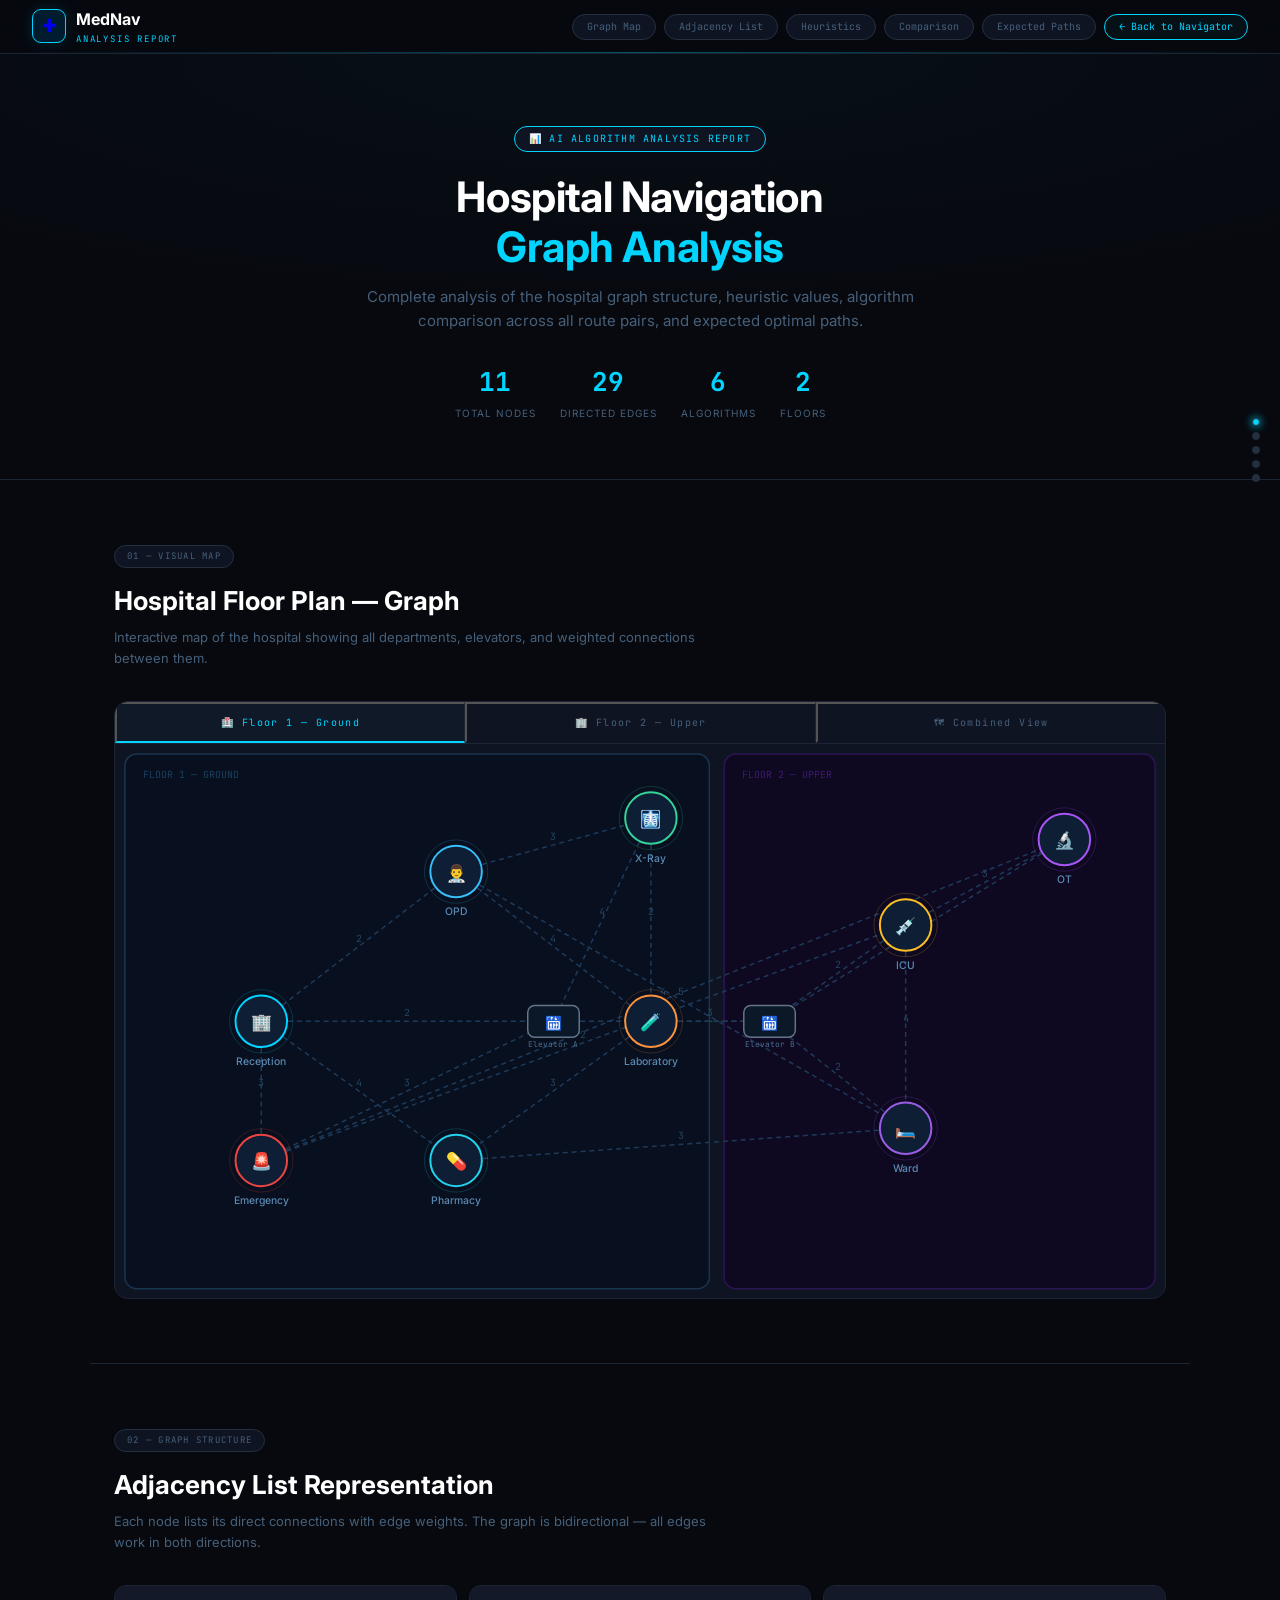
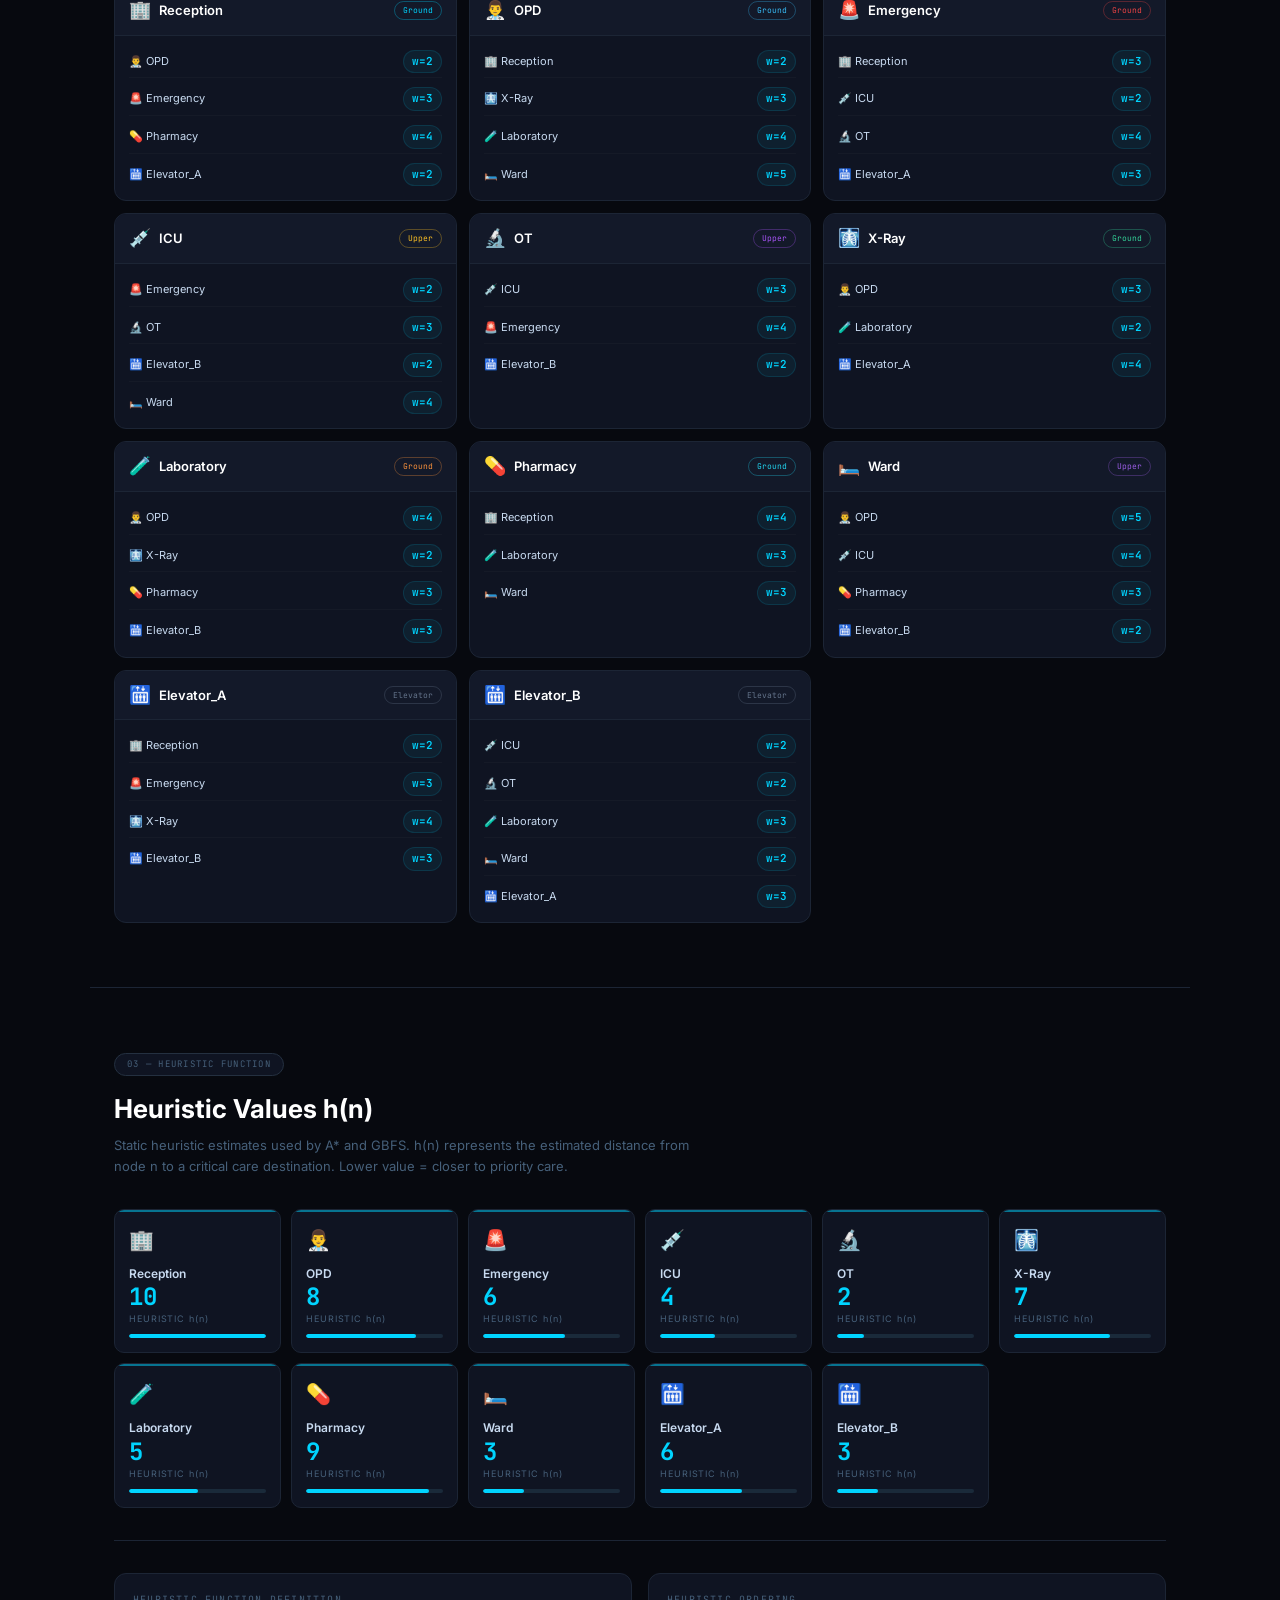
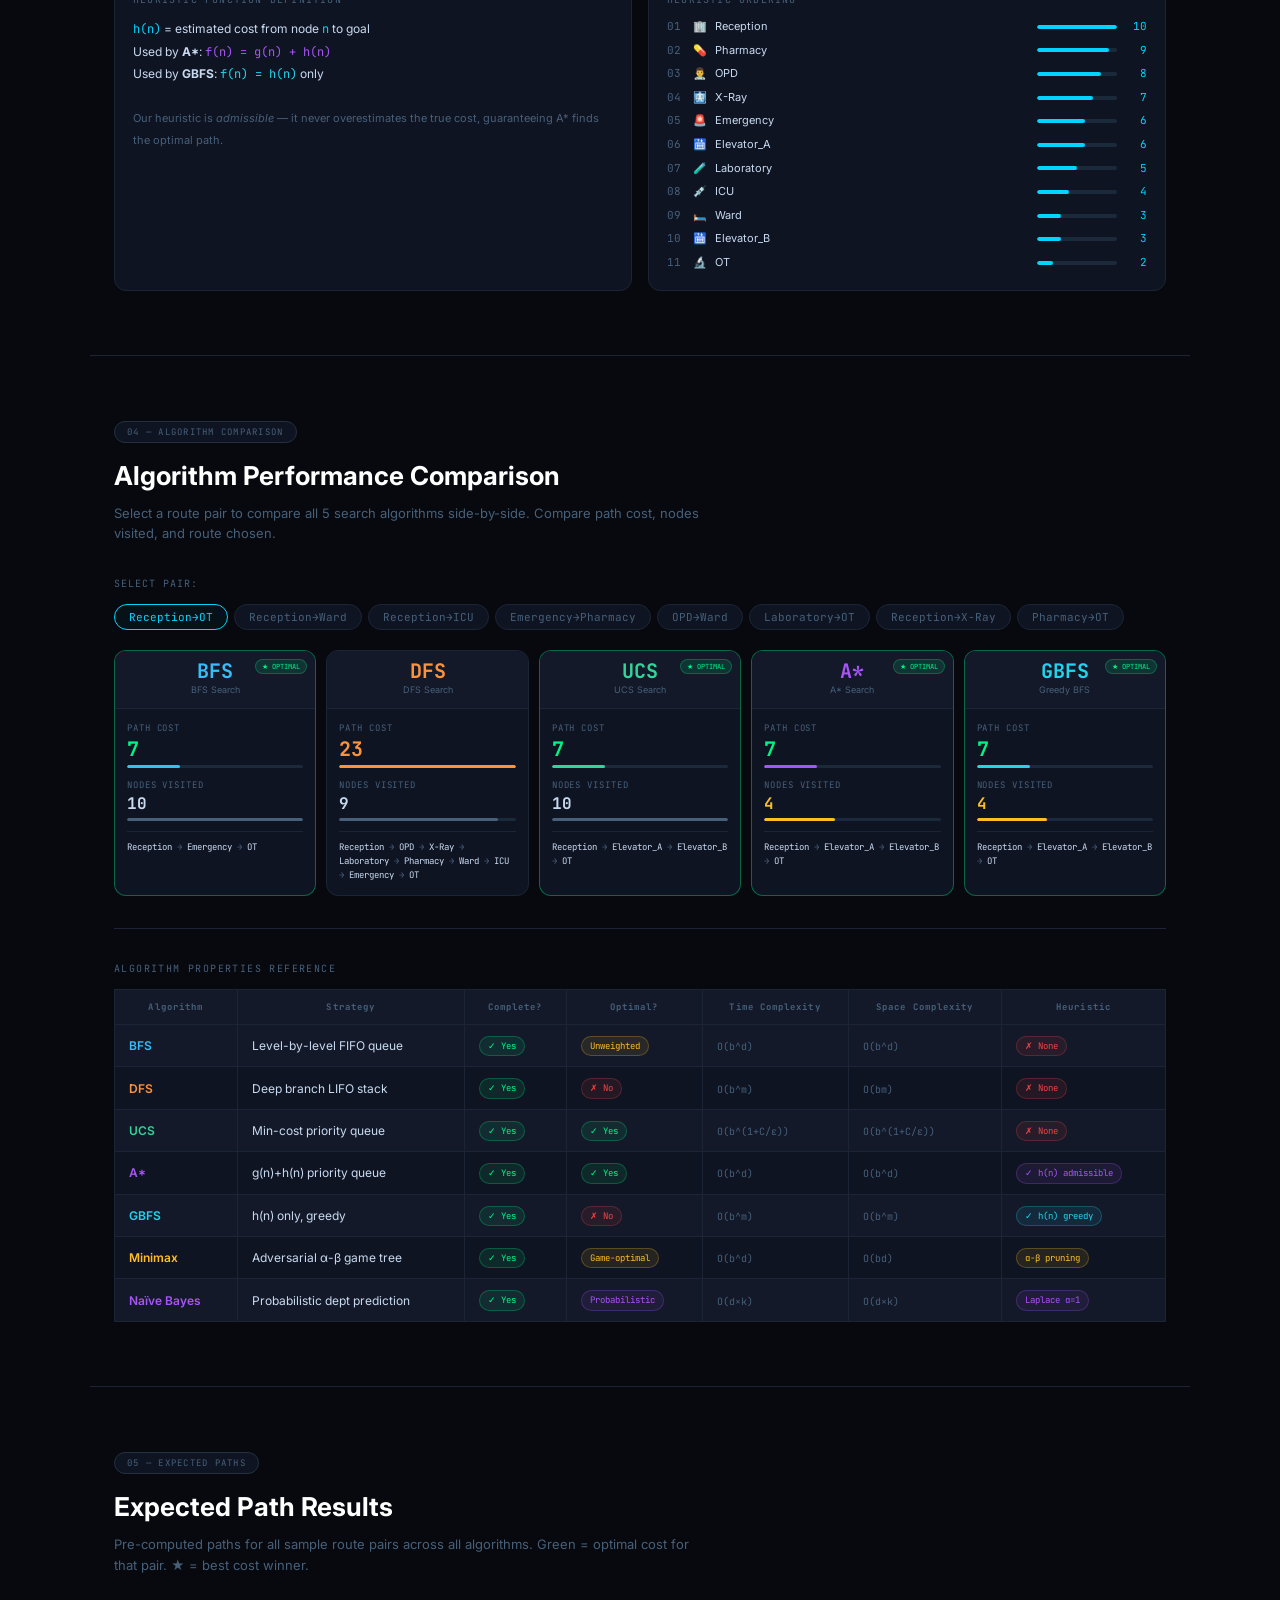
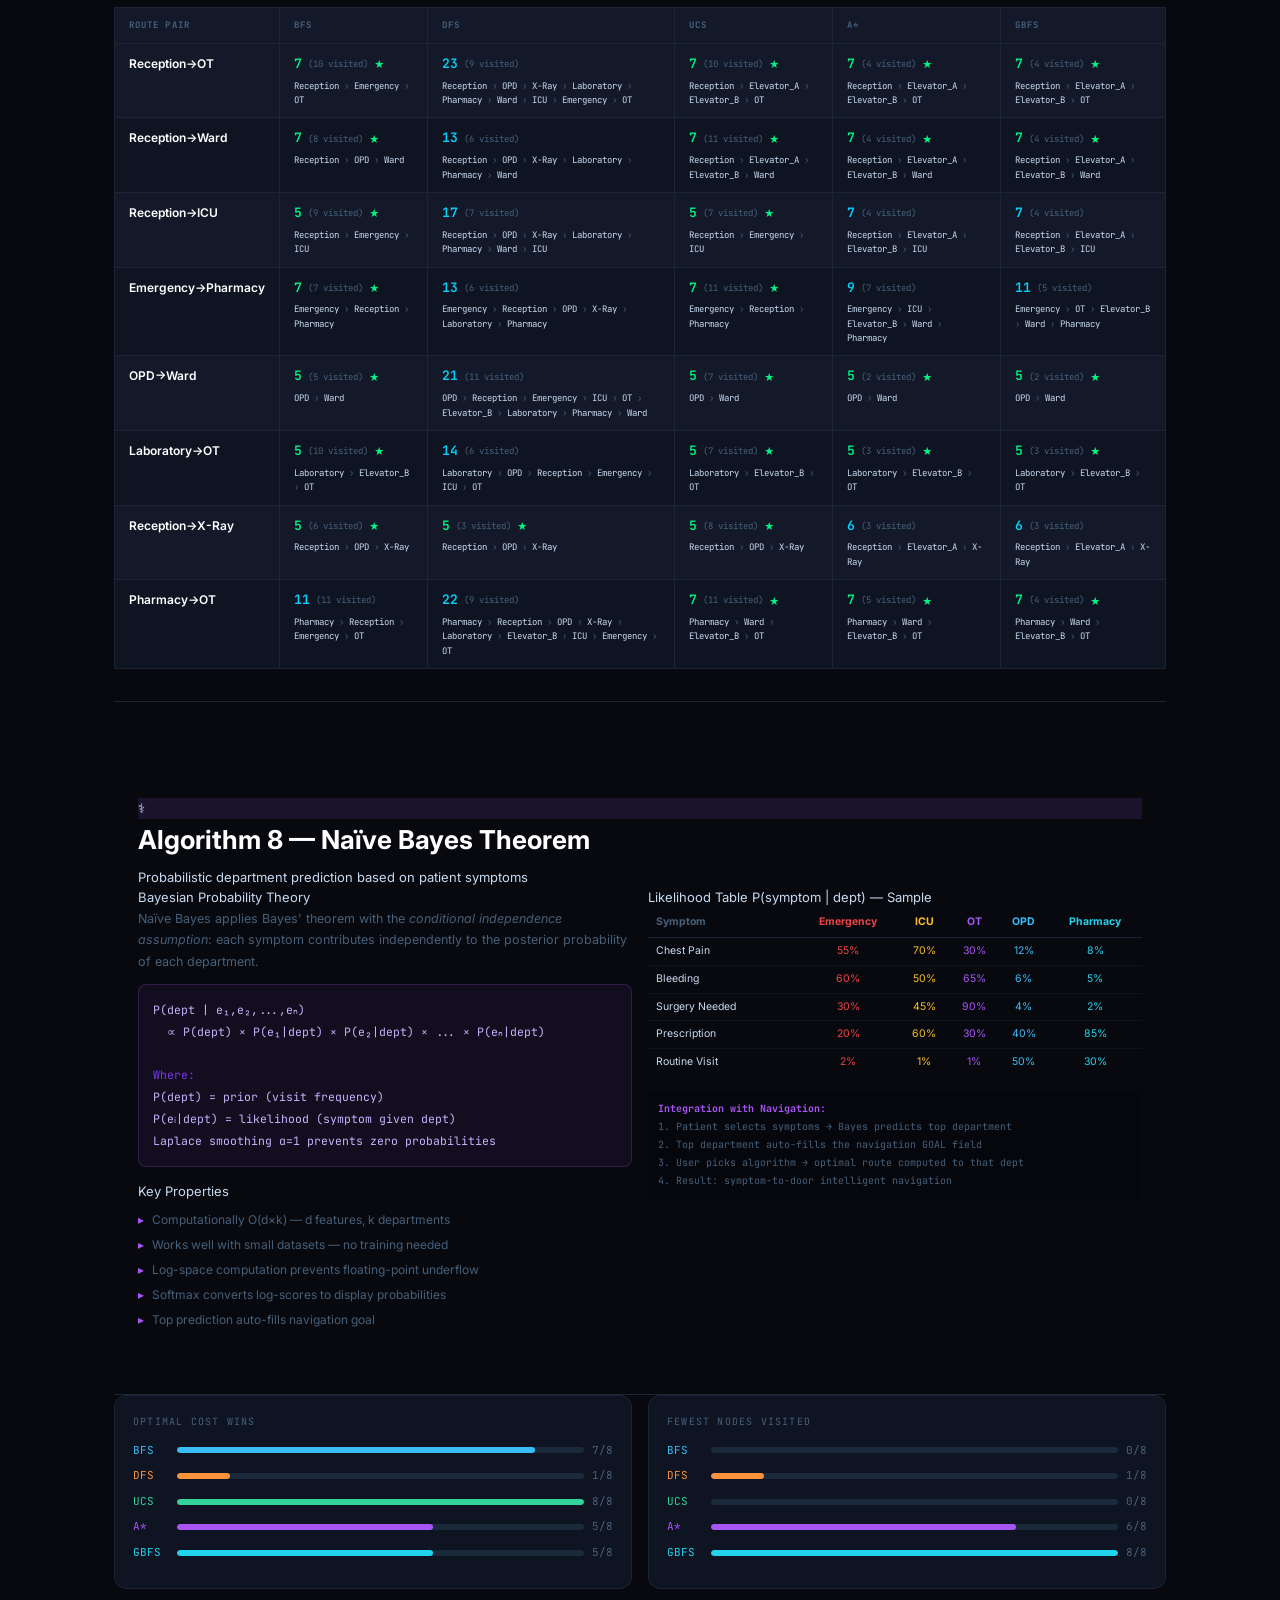
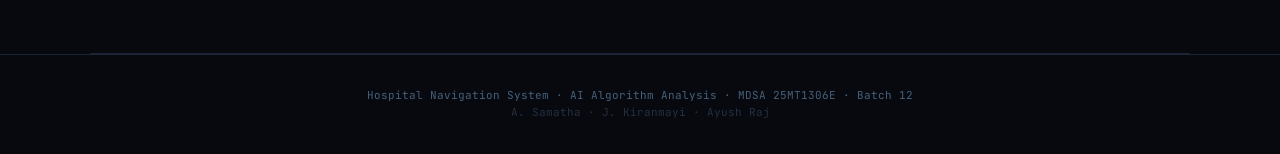
<file: hospital_navigation_system/templates/analysis.html>
<!DOCTYPE html>
<html lang="en">
<head>
<meta charset="UTF-8"/>
<meta name="viewport" content="width=device-width, initial-scale=1.0"/>
<title>MedNav — Algorithm Analysis Report</title>
<link rel="preconnect" href="https://fonts.googleapis.com"/>
<link href="https://fonts.googleapis.com/css2?family=Inter:wght@300;400;500;600;700&family=JetBrains+Mono:wght@400;500;600&display=swap" rel="stylesheet"/>
<style>
/* ══════════════ TOKENS ══════════════ */
:root {
  --bg:      #07090f;
  --panel:   #0b0e1a;
  --card:    #0f1422;
  --card2:   #131929;
  --border:  #1c2535;
  --border2: #243040;
  --text:    #c8daf0;
  --muted:   #46607a;
  --dim:     #1a2a3a;
  --teal:    #00d4ff;
  --green:   #00f585;
  --amber:   #fbbf24;
  --purple:  #a855f7;
  --red:     #ef4444;
  --blue:    #38bdf8;
  --orange:  #fb923c;
  --cyan:    #22d3ee;
  --mono: 'JetBrains Mono', monospace;
  --sans: 'Inter', sans-serif;
}
*, *::before, *::after { box-sizing: border-box; margin: 0; padding: 0; }
html { scroll-behavior: smooth; }
body {
  background: var(--bg); color: var(--text);
  font-family: var(--sans); font-size: 13px; line-height: 1.6;
  overflow-x: hidden;
}

/* ══════════════ HEADER ══════════════ */
.hdr {
  position: sticky; top: 0; z-index: 100;
  background: #07090fee; backdrop-filter: blur(14px);
  border-bottom: 1px solid var(--border);
  display: flex; align-items: center; justify-content: space-between;
  padding: 0 32px; height: 54px;
}
.hdr::after {
  content:''; position:absolute; bottom:0; left:0; right:0; height:1px;
  background: linear-gradient(90deg,transparent,#00d4ff60,transparent);
}
.hdr-logo { display:flex; align-items:center; gap:10px; text-decoration:none; }
.hdr-icon {
  width:34px; height:34px; border:1.5px solid var(--teal); border-radius:9px;
  display:flex; align-items:center; justify-content:center; font-size:18px;
  background:#001c2e; box-shadow:0 0 14px #00d4ff25;
}
.hdr-title { font-size:16px; font-weight:700; color:#fff; }
.hdr-sub   { font-family:var(--mono); font-size:9px; color:var(--teal); letter-spacing:.2em; display:block; }
.hdr-nav { display:flex; align-items:center; gap:8px; }
.hdr-pill {
  background:var(--card); border:1px solid var(--border2); border-radius:20px;
  padding:4px 14px; font-family:var(--mono); font-size:10px; color:var(--muted);
  text-decoration:none; transition:all .18s; cursor:pointer;
}
.hdr-pill:hover { border-color:var(--teal); color:var(--teal); }
.hdr-pill.active { border-color:var(--teal); color:var(--teal); background:#00d4ff0a; }

/* Floating TOC pills */
.toc-float {
  position: fixed; right: 20px; top: 50%; transform: translateY(-50%);
  display: flex; flex-direction: column; gap: 6px; z-index: 99;
}
.toc-dot {
  width: 8px; height: 8px; border-radius: 50%;
  background: var(--border2); border: 1px solid var(--border2);
  cursor: pointer; transition: all .2s; title: '';
}
.toc-dot:hover, .toc-dot.active { background: var(--teal); box-shadow: 0 0 8px var(--teal); }

/* ══════════════ HERO ══════════════ */
.hero {
  text-align: center; padding: 72px 24px 56px;
  background: radial-gradient(ellipse 80% 60% at 50% 0%, #00d4ff08, transparent);
  border-bottom: 1px solid var(--border);
}
.hero-badge {
  display: inline-flex; align-items: center; gap: 6px;
  background: var(--card); border: 1px solid var(--teal);
  border-radius: 20px; padding: 4px 14px;
  font-family: var(--mono); font-size: 10px; color: var(--teal);
  letter-spacing: .12em; margin-bottom: 20px;
}
.hero h1 {
  font-size: clamp(28px, 4vw, 42px); font-weight: 700; color: #fff;
  line-height: 1.2; margin-bottom: 12px; letter-spacing: -.01em;
}
.hero h1 span { color: var(--teal); }
.hero p { font-size: 15px; color: var(--muted); max-width: 560px; margin: 0 auto 28px; }
.hero-meta { display: flex; justify-content: center; gap: 24px; flex-wrap: wrap; }
.hero-stat { text-align: center; }
.hero-stat-val { display: block; font-size: 26px; font-weight: 700; color: var(--teal); font-family: var(--mono); }
.hero-stat-lbl { font-size: 10px; color: var(--muted); letter-spacing: .1em; }

/* ══════════════ SECTIONS ══════════════ */
.section {
  max-width: 1100px; margin: 0 auto; padding: 64px 24px;
  border-bottom: 1px solid var(--border);
}
.section:last-child { border-bottom: none; }
.section-badge {
  display: inline-flex; align-items: center; gap: 6px;
  background: var(--card); border: 1px solid var(--border2);
  border-radius: 20px; padding: 3px 12px;
  font-family: var(--mono); font-size: 9px; color: var(--muted);
  letter-spacing: .14em; margin-bottom: 12px;
}
.section-title {
  font-size: 26px; font-weight: 700; color: #fff; margin-bottom: 6px;
}
.section-subtitle { font-size: 13px; color: var(--muted); margin-bottom: 32px; max-width: 600px; }

/* ══════════════ GRAPH MAP ══════════════ */
.map-container {
  background: var(--card); border: 1px solid var(--border);
  border-radius: 14px; overflow: hidden;
}
.map-floor-tabs {
  display: flex; border-bottom: 1px solid var(--border);
}
.floor-tab {
  flex: 1; padding: 12px; text-align: center;
  font-family: var(--mono); font-size: 10px; letter-spacing: .14em;
  color: var(--muted); cursor: pointer; border-bottom: 2px solid transparent;
  transition: all .18s; background: none; border-right: 1px solid var(--border);
}
.floor-tab:last-child { border-right: none; }
.floor-tab.active { color: var(--teal); border-bottom-color: var(--teal); background: #00d4ff06; }
#analysis-map { width: 100%; display: block; }

/* ══════════════ ADJACENCY LIST ══════════════ */
.adj-grid {
  display: grid; grid-template-columns: repeat(auto-fill, minmax(280px, 1fr));
  gap: 12px;
}
.adj-card {
  background: var(--card); border: 1px solid var(--border);
  border-radius: 12px; overflow: hidden;
}
.adj-card-hdr {
  display: flex; align-items: center; gap: 8px;
  padding: 10px 14px; border-bottom: 1px solid var(--border);
  background: var(--card2);
}
.adj-icon { font-size: 18px; }
.adj-node-name { font-size: 13px; font-weight: 600; color: #fff; flex: 1; }
.adj-floor-badge {
  font-family: var(--mono); font-size: 8px;
  padding: 2px 8px; border-radius: 20px; border: 1px solid;
}
.adj-edges { padding: 10px 14px; display: flex; flex-direction: column; gap: 5px; }
.adj-edge {
  display: flex; align-items: center; justify-content: space-between;
  padding: 4px 0; border-bottom: 1px solid #ffffff06;
}
.adj-edge:last-child { border-bottom: none; }
.adj-edge-name { font-size: 11px; color: var(--text); display: flex; align-items: center; gap: 6px; }
.adj-edge-arrow { color: var(--muted); font-size: 10px; }
.adj-edge-w {
  font-family: var(--mono); font-size: 11px; font-weight: 600; color: var(--teal);
  background: #00d4ff10; border: 1px solid #00d4ff20;
  border-radius: 20px; padding: 2px 8px;
}

/* ══════════════ HEURISTIC TABLE ══════════════ */
.h-grid {
  display: grid; grid-template-columns: repeat(auto-fill, minmax(160px, 1fr));
  gap: 10px;
}
.h-card {
  background: var(--card); border: 1px solid var(--border);
  border-radius: 10px; padding: 14px; position: relative; overflow: hidden;
}
.h-card::before {
  content: '';
  position: absolute; top: 0; left: 0; right: 0; height: 2px;
  background: var(--teal); opacity: .5;
}
.h-node { font-size: 12px; font-weight: 600; color: var(--text); margin-bottom: 2px; }
.h-icon { font-size: 20px; margin-bottom: 8px; }
.h-val {
  font-family: var(--mono); font-size: 24px; font-weight: 700;
  color: var(--teal); line-height: 1;
}
.h-label { font-size: 9px; color: var(--muted); letter-spacing: .1em; margin-top: 3px; }
.h-bar-wrap {
  height: 4px; background: var(--dim); border-radius: 2px;
  margin-top: 8px; overflow: hidden;
}
.h-bar { height: 100%; border-radius: 2px; background: var(--teal); transition: width .8s ease; }

/* ══════════════ ALGORITHM COMPARISON ══════════════ */
.pair-select-row {
  display: flex; align-items: center; gap: 12px; margin-bottom: 20px; flex-wrap: wrap;
}
.pair-label { font-family: var(--mono); font-size: 10px; color: var(--muted); letter-spacing: .1em; }
.pair-btn {
  background: var(--card); border: 1px solid var(--border); border-radius: 20px;
  padding: 5px 14px; font-size: 11px; font-family: var(--mono);
  color: var(--muted); cursor: pointer; transition: all .18s; white-space: nowrap;
}
.pair-btn:hover  { border-color: var(--teal); color: var(--teal); }
.pair-btn.active { border-color: var(--teal); color: var(--teal); background: #00d4ff0a; }

.cmp-grid { display: grid; grid-template-columns: repeat(5,1fr); gap: 10px; }
@media(max-width:900px) { .cmp-grid { grid-template-columns: repeat(3,1fr); } }
@media(max-width:600px) { .cmp-grid { grid-template-columns: 1fr 1fr; } }

.cmp-card {
  background: var(--card); border: 1px solid var(--border);
  border-radius: 12px; overflow: hidden; position: relative;
  transition: transform .18s, box-shadow .18s;
}
.cmp-card:hover { transform: translateY(-3px); box-shadow: 0 8px 32px #00000050; }
.cmp-card.best-cost { border-color: #00f58560; }
.cmp-card.best-cost::after {
  content: '★ OPTIMAL';
  position: absolute; top: 8px; right: 8px;
  font-family: var(--mono); font-size: 7px;
  background: #00f58520; color: var(--green);
  border: 1px solid #00f58540; border-radius: 20px; padding: 1px 6px;
}
.cmp-card.best-visited { border-color: #fbbf2460; }
.cmp-hdr {
  padding: 10px 12px; text-align: center;
  border-bottom: 1px solid var(--border); background: var(--card2);
}
.cmp-abbr { font-family: var(--mono); font-size: 20px; font-weight: 700; line-height: 1; }
.cmp-name { font-size: 9px; color: var(--muted); margin-top: 2px; }
.cmp-body { padding: 12px; }
.cmp-metric { margin-bottom: 10px; }
.cmp-metric-label { font-family: var(--mono); font-size: 9px; color: var(--muted); letter-spacing: .1em; }
.cmp-metric-val {
  font-size: 20px; font-weight: 700; line-height: 1.2;
  margin-top: 2px; font-family: var(--mono);
}
.cmp-bar-wrap { height: 3px; background: var(--dim); border-radius: 2px; margin-top: 4px; overflow: hidden; }
.cmp-bar { height: 100%; border-radius: 2px; transition: width .7s ease; }
.cmp-path {
  font-family: var(--mono); font-size: 9px; color: var(--muted);
  margin-top: 10px; line-height: 1.6; border-top: 1px solid var(--border);
  padding-top: 8px;
}
.cmp-path-node { color: var(--text); }
.cmp-path-arrow { color: var(--muted); }

/* ══════════════ EXPECTED PATH TABLE ══════════════ */
.path-table-wrap { overflow-x: auto; }
.path-table {
  width: 100%; border-collapse: collapse;
  font-size: 12px;
}
.path-table th {
  background: var(--card2); border: 1px solid var(--border);
  padding: 10px 14px; text-align: left;
  font-family: var(--mono); font-size: 9px; color: var(--muted);
  letter-spacing: .12em; white-space: nowrap;
}
.path-table td {
  border: 1px solid var(--border); padding: 10px 14px;
  vertical-align: top;
}
.path-table tr:nth-child(even) td { background: var(--card); }
.path-table tr:nth-child(odd)  td { background: var(--card2); }
.path-table tr:hover td { background: #00d4ff06; }
.td-pair { font-weight: 600; color: #fff; white-space: nowrap; }
.td-algo { font-family: var(--mono); font-size: 10px; }
.td-cost { font-family: var(--mono); color: var(--teal); font-weight: 600; font-size: 13px; }
.td-visited { font-family: var(--mono); color: var(--amber); }
.td-path { font-family: var(--mono); font-size: 9px; color: var(--muted); }
.td-path .pn { color: var(--text); }
.td-opt { font-size: 10px; }
.badge-y { color: var(--green); }
.badge-n { color: var(--red); }
.badge-p { color: var(--purple); }

/* ══════════════ ALGO PROPERTIES TABLE ══════════════ */
.prop-table { width:100%; border-collapse:collapse; font-size:12px; }
.prop-table th {
  background:var(--card2); border:1px solid var(--border);
  padding:10px 14px; font-family:var(--mono); font-size:9px;
  color:var(--muted); letter-spacing:.12em; white-space:nowrap;
}
.prop-table td { border:1px solid var(--border); padding:10px 14px; }
.prop-table tr:nth-child(even) td { background:var(--card); }
.prop-table tr:nth-child(odd)  td { background:var(--card2); }
.prop-algo-name { font-weight:600; color:#fff; }
.prop-badge {
  display:inline-block; font-family:var(--mono); font-size:9px;
  padding:2px 8px; border-radius:20px; border:1px solid;
}
.pb-g  { background:#00f58518;color:var(--green); border-color:#00f58540; }
.pb-r  { background:#ef444418;color:var(--red);   border-color:#ef444440; }
.pb-y  { background:#fbbf2418;color:var(--amber); border-color:#fbbf2440; }
.pb-p  { background:#a855f718;color:var(--purple);border-color:#a855f740; }
.pb-b  { background:#38bdf818;color:var(--blue);  border-color:#38bdf840; }
.pb-c  { background:#22d3ee18;color:var(--cyan);  border-color:#22d3ee40; }

/* ══════════════ SCROLLBAR ══════════════ */
::-webkit-scrollbar { width: 6px; height: 6px; }
::-webkit-scrollbar-track { background: var(--bg); }
::-webkit-scrollbar-thumb { background: var(--border2); border-radius: 3px; }
::-webkit-scrollbar-thumb:hover { background: var(--muted); }

/* ══════════════ MISC ══════════════ */
.divider { height: 1px; background: var(--border); margin: 32px 0; }
.row2 { display: grid; grid-template-columns: 1fr 1fr; gap: 16px; }
@media(max-width:700px) { .row2 { grid-template-columns: 1fr; } }
</style>
</head>
<body>

<!-- ══════════════ HEADER ══════════════ -->
<header class="hdr">
  <a class="hdr-logo" href="/">
    <div class="hdr-icon">✚</div>
    <div>
      <span class="hdr-title">MedNav</span>
      <span class="hdr-sub">ANALYSIS REPORT</span>
    </div>
  </a>
  <nav class="hdr-nav">
    <a class="hdr-pill" href="#section-map">Graph Map</a>
    <a class="hdr-pill" href="#section-adj">Adjacency List</a>
    <a class="hdr-pill" href="#section-heuristic">Heuristics</a>
    <a class="hdr-pill" href="#section-compare">Comparison</a>
    <a class="hdr-pill" href="#section-paths">Expected Paths</a>
    <a class="hdr-pill active" href="/">← Back to Navigator</a>
  </nav>
</header>

<!-- Floating TOC -->
<div class="toc-float">
  <div class="toc-dot active" onclick="scrollTo('#section-map')"     title="Graph Map"></div>
  <div class="toc-dot"        onclick="scrollTo('#section-adj')"     title="Adjacency List"></div>
  <div class="toc-dot"        onclick="scrollTo('#section-heuristic')" title="Heuristics"></div>
  <div class="toc-dot"        onclick="scrollTo('#section-compare')" title="Comparison"></div>
  <div class="toc-dot"        onclick="scrollTo('#section-paths')"   title="Paths"></div>
</div>

<!-- ══════════════ HERO ══════════════ -->
<div class="hero">
  <div class="hero-badge">📊 AI ALGORITHM ANALYSIS REPORT</div>
  <h1>Hospital Navigation<br/><span>Graph Analysis</span></h1>
  <p>Complete analysis of the hospital graph structure, heuristic values, algorithm comparison across all route pairs, and expected optimal paths.</p>
  <div class="hero-meta">
    <div class="hero-stat">
      <span class="hero-stat-val">11</span>
      <span class="hero-stat-lbl">TOTAL NODES</span>
    </div>
    <div class="hero-stat">
      <span class="hero-stat-val">29</span>
      <span class="hero-stat-lbl">DIRECTED EDGES</span>
    </div>
    <div class="hero-stat">
      <span class="hero-stat-val">6</span>
      <span class="hero-stat-lbl">ALGORITHMS</span>
    </div>
    <div class="hero-stat">
      <span class="hero-stat-val">2</span>
      <span class="hero-stat-lbl">FLOORS</span>
    </div>
  </div>
</div>


<!-- ══════════════ SECTION 1: GRAPH MAP ══════════════ -->
<section class="section" id="section-map">
  <div class="section-badge">01 — VISUAL MAP</div>
  <div class="section-title">Hospital Floor Plan — Graph</div>
  <div class="section-subtitle">Interactive map of the hospital showing all departments, elevators, and weighted connections between them.</div>

  <div class="map-container">
    <div class="map-floor-tabs">
      <button class="floor-tab active" onclick="showFloor(1,this)">🏥 Floor 1 — Ground</button>
      <button class="floor-tab" onclick="showFloor(2,this)">🏢 Floor 2 — Upper</button>
      <button class="floor-tab" onclick="showFloor(0,this)">🗺 Combined View</button>
    </div>
    <svg id="analysis-map" viewBox="0 0 1060 560" xmlns="http://www.w3.org/2000/svg">
      <defs>
        <filter id="glow-t"><feGaussianBlur stdDeviation="5"/></filter>
        <marker id="marr" markerWidth="8" markerHeight="8" refX="6" refY="3" orient="auto">
          <path d="M0,0 L0,6 L8,3 z" fill="#1e3a5a" opacity="0.6"/>
        </marker>
      </defs>
      <!-- Floor 1 bg -->
      <rect x="10" y="10" width="590" height="540" rx="12" fill="#080f1e" stroke="#1a3550" stroke-width="1.5" id="f1-bg"/>
      <text x="28" y="34" font-family="JetBrains Mono" font-size="10" fill="#1a4060" id="f1-label">FLOOR 1 — GROUND</text>
      <!-- Floor 2 bg -->
      <rect x="615" y="10" width="435" height="540" rx="12" fill="#0e0820" stroke="#2d1555" stroke-width="1.5" id="f2-bg"/>
      <text x="633" y="34" font-family="JetBrains Mono" font-size="10" fill="#3d1a70" id="f2-label">FLOOR 2 — UPPER</text>
      <!-- bridge -->
      <line x1="600" y1="280" x2="615" y2="280" stroke="#2a5a6a" stroke-width="1" stroke-dasharray="3 3" id="bridge"/>
      <g id="map-edges-g"></g>
      <g id="map-nodes-g"></g>
    </svg>
  </div>
</section>


<!-- ══════════════ SECTION 2: ADJACENCY LIST ══════════════ -->
<section class="section" id="section-adj">
  <div class="section-badge">02 — GRAPH STRUCTURE</div>
  <div class="section-title">Adjacency List Representation</div>
  <div class="section-subtitle">Each node lists its direct connections with edge weights. The graph is bidirectional — all edges work in both directions.</div>

  <div class="adj-grid" id="adj-grid"></div>
</section>


<!-- ══════════════ SECTION 3: HEURISTIC VALUES ══════════════ -->
<section class="section" id="section-heuristic">
  <div class="section-badge">03 — HEURISTIC FUNCTION</div>
  <div class="section-title">Heuristic Values h(n)</div>
  <div class="section-subtitle">Static heuristic estimates used by A* and GBFS. h(n) represents the estimated distance from node n to a critical care destination. Lower value = closer to priority care.</div>

  <div class="h-grid" id="h-grid"></div>

  <div class="divider"></div>

  <div class="row2">
    <div style="background:var(--card);border:1px solid var(--border);border-radius:12px;padding:18px">
      <div style="font-family:var(--mono);font-size:10px;color:var(--muted);letter-spacing:.12em;margin-bottom:10px">HEURISTIC FUNCTION DEFINITION</div>
      <div style="font-size:12px;color:var(--text);line-height:1.8">
        <span style="color:var(--teal);font-family:var(--mono)">h(n)</span> = estimated cost from node <span style="color:var(--teal);font-family:var(--mono)">n</span> to goal<br/>
        Used by <strong>A*</strong>: <span style="color:var(--purple);font-family:var(--mono)">f(n) = g(n) + h(n)</span><br/>
        Used by <strong>GBFS</strong>: <span style="color:var(--cyan);font-family:var(--mono)">f(n) = h(n)</span> only<br/><br/>
        <span style="color:var(--muted);font-size:11px">Our heuristic is <em>admissible</em> — it never overestimates the true cost, guaranteeing A* finds the optimal path.</span>
      </div>
    </div>
    <div style="background:var(--card);border:1px solid var(--border);border-radius:12px;padding:18px">
      <div style="font-family:var(--mono);font-size:10px;color:var(--muted);letter-spacing:.12em;margin-bottom:10px">HEURISTIC ORDERING</div>
      <div id="h-rank-list" style="display:flex;flex-direction:column;gap:6px"></div>
    </div>
  </div>
</section>


<!-- ══════════════ SECTION 4: ALGORITHM COMPARISON ══════════════ -->
<section class="section" id="section-compare">
  <div class="section-badge">04 — ALGORITHM COMPARISON</div>
  <div class="section-title">Algorithm Performance Comparison</div>
  <div class="section-subtitle">Select a route pair to compare all 5 search algorithms side-by-side. Compare path cost, nodes visited, and route chosen.</div>

  <div class="pair-select-row">
    <span class="pair-label">SELECT PAIR:</span>
    <div id="pair-btns"></div>
  </div>

  <div class="cmp-grid" id="cmp-grid"></div>

  <div class="divider"></div>

  <!-- Algo properties table -->
  <div style="font-family:var(--mono);font-size:10px;color:var(--muted);letter-spacing:.14em;margin-bottom:12px">ALGORITHM PROPERTIES REFERENCE</div>
  <div style="overflow-x:auto">
  <table class="prop-table">
    <thead>
      <tr>
        <th>Algorithm</th><th>Strategy</th><th>Complete?</th>
        <th>Optimal?</th><th>Time Complexity</th><th>Space Complexity</th><th>Heuristic</th>
      </tr>
    </thead>
    <tbody>
      <tr>
        <td><span class="prop-algo-name" style="color:#38bdf8">BFS</span></td>
        <td>Level-by-level FIFO queue</td>
        <td><span class="prop-badge pb-g">✓ Yes</span></td>
        <td><span class="prop-badge pb-y">Unweighted</span></td>
        <td><code style="font-family:var(--mono);font-size:10px;color:var(--muted)">O(b^d)</code></td>
        <td><code style="font-family:var(--mono);font-size:10px;color:var(--muted)">O(b^d)</code></td>
        <td><span class="prop-badge pb-r">✗ None</span></td>
      </tr>
      <tr>
        <td><span class="prop-algo-name" style="color:#fb923c">DFS</span></td>
        <td>Deep branch LIFO stack</td>
        <td><span class="prop-badge pb-g">✓ Yes</span></td>
        <td><span class="prop-badge pb-r">✗ No</span></td>
        <td><code style="font-family:var(--mono);font-size:10px;color:var(--muted)">O(b^m)</code></td>
        <td><code style="font-family:var(--mono);font-size:10px;color:var(--muted)">O(bm)</code></td>
        <td><span class="prop-badge pb-r">✗ None</span></td>
      </tr>
      <tr>
        <td><span class="prop-algo-name" style="color:#34d399">UCS</span></td>
        <td>Min-cost priority queue</td>
        <td><span class="prop-badge pb-g">✓ Yes</span></td>
        <td><span class="prop-badge pb-g">✓ Yes</span></td>
        <td><code style="font-family:var(--mono);font-size:10px;color:var(--muted)">O(b^(1+C/ε))</code></td>
        <td><code style="font-family:var(--mono);font-size:10px;color:var(--muted)">O(b^(1+C/ε))</code></td>
        <td><span class="prop-badge pb-r">✗ None</span></td>
      </tr>
      <tr>
        <td><span class="prop-algo-name" style="color:#a855f7">A*</span></td>
        <td>g(n)+h(n) priority queue</td>
        <td><span class="prop-badge pb-g">✓ Yes</span></td>
        <td><span class="prop-badge pb-g">✓ Yes</span></td>
        <td><code style="font-family:var(--mono);font-size:10px;color:var(--muted)">O(b^d)</code></td>
        <td><code style="font-family:var(--mono);font-size:10px;color:var(--muted)">O(b^d)</code></td>
        <td><span class="prop-badge pb-p">✓ h(n) admissible</span></td>
      </tr>
      <tr>
        <td><span class="prop-algo-name" style="color:#22d3ee">GBFS</span></td>
        <td>h(n) only, greedy</td>
        <td><span class="prop-badge pb-g">✓ Yes</span></td>
        <td><span class="prop-badge pb-r">✗ No</span></td>
        <td><code style="font-family:var(--mono);font-size:10px;color:var(--muted)">O(b^m)</code></td>
        <td><code style="font-family:var(--mono);font-size:10px;color:var(--muted)">O(b^m)</code></td>
        <td><span class="prop-badge pb-c">✓ h(n) greedy</span></td>
      </tr>
      <tr>
        <td><span class="prop-algo-name" style="color:#fbbf24">Minimax</span></td>
        <td>Adversarial α-β game tree</td>
        <td><span class="prop-badge pb-g">✓ Yes</span></td>
        <td><span class="prop-badge pb-y">Game-optimal</span></td>
        <td><code style="font-family:var(--mono);font-size:10px;color:var(--muted)">O(b^d)</code></td>
        <td><code style="font-family:var(--mono);font-size:10px;color:var(--muted)">O(bd)</code></td>
        <td><span class="prop-badge pb-y">α-β pruning</span></td>
      </tr>
      <tr>
        <td><span class="prop-algo-name" style="color:#a855f7">Naïve Bayes</span></td>
        <td>Probabilistic dept prediction</td>
        <td><span class="prop-badge pb-g">✓ Yes</span></td>
        <td><span class="prop-badge" style="background:#a855f715;color:#a855f7;border:1px solid #a855f740">Probabilistic</span></td>
        <td><code style="font-family:var(--mono);font-size:10px;color:var(--muted)">O(d×k)</code></td>
        <td><code style="font-family:var(--mono);font-size:10px;color:var(--muted)">O(d×k)</code></td>
        <td><span class="prop-badge" style="background:#a855f715;color:#a855f7;border:1px solid #a855f740">Laplace α=1</span></td>
      </tr>
    </tbody>
  </table>
  </div>
</section>


<!-- ══════════════ SECTION 5: EXPECTED PATHS ══════════════ -->
<section class="section" id="section-paths">
  <div class="section-badge">05 — EXPECTED PATHS</div>
  <div class="section-title">Expected Path Results</div>
  <div class="section-subtitle">Pre-computed paths for all sample route pairs across all algorithms. Green = optimal cost for that pair. ★ = best cost winner.</div>

  <div class="path-table-wrap">
    <table class="path-table" id="path-table">
      <thead>
        <tr>
          <th>ROUTE PAIR</th>
          <th>BFS</th><th>DFS</th><th>UCS</th><th>A*</th><th>GBFS</th>
        </tr>
      </thead>
      <tbody id="path-tbody"></tbody>
    </table>
  </div>

  <div class="divider"></div>



  <!-- ═══════════ BAYES SECTION ═══════════ -->
  <section class="section">
    <div class="section-hdr">
      <div class="section-icon" style="background:#a855f720;border-color:#a855f740">⚕</div>
      <div>
        <div class="section-title">Algorithm 8 — Naïve Bayes Theorem</div>
        <div class="section-sub">Probabilistic department prediction based on patient symptoms</div>
      </div>
    </div>

    <div class="row2">
      <!-- Theory card -->
      <div class="card">
        <div class="card-title">Bayesian Probability Theory</div>
        <p style="font-size:12.5px;color:var(--muted);line-height:1.7;margin-bottom:12px">
          Naïve Bayes applies Bayes' theorem with the <em>conditional independence assumption</em>:
          each symptom contributes independently to the posterior probability of each department.
        </p>
        <div style="background:rgba(168,85,247,0.07);border:1px solid rgba(168,85,247,0.2);border-radius:8px;padding:14px;font-family:var(--mono);font-size:11.5px;color:#c4b5fd;line-height:1.9">
          P(dept | e₁,e₂,...,eₙ)<br>
          &nbsp;&nbsp;∝ P(dept) × P(e₁|dept) × P(e₂|dept) × ... × P(eₙ|dept)<br><br>
          <span style="color:#7c3aed">Where:</span><br>
          P(dept) = prior (visit frequency)<br>
          P(eᵢ|dept) = likelihood (symptom given dept)<br>
          Laplace smoothing α=1 prevents zero probabilities
        </div>
        <div style="margin-top:14px">
          <div class="card-title" style="margin-bottom:8px">Key Properties</div>
          <div style="display:flex;flex-direction:column;gap:6px">
            <div style="display:flex;align-items:center;gap:8px;font-size:12px;color:var(--muted)">
              <span style="color:#a855f7">▸</span> Computationally O(d×k) — d features, k departments
            </div>
            <div style="display:flex;align-items:center;gap:8px;font-size:12px;color:var(--muted)">
              <span style="color:#a855f7">▸</span> Works well with small datasets — no training needed
            </div>
            <div style="display:flex;align-items:center;gap:8px;font-size:12px;color:var(--muted)">
              <span style="color:#a855f7">▸</span> Log-space computation prevents floating-point underflow
            </div>
            <div style="display:flex;align-items:center;gap:8px;font-size:12px;color:var(--muted)">
              <span style="color:#a855f7">▸</span> Softmax converts log-scores to display probabilities
            </div>
            <div style="display:flex;align-items:center;gap:8px;font-size:12px;color:var(--muted)">
              <span style="color:#a855f7">▸</span> Top prediction auto-fills navigation goal
            </div>
          </div>
        </div>
      </div>

      <!-- Likelihood table card -->
      <div class="card">
        <div class="card-title">Likelihood Table P(symptom | dept) — Sample</div>
        <div style="overflow-x:auto">
          <table style="width:100%;border-collapse:collapse;font-size:10.5px">
            <thead>
              <tr>
                <th style="text-align:left;padding:6px 8px;color:var(--muted);border-bottom:1px solid var(--border)">Symptom</th>
                <th style="padding:6px 4px;color:#ef4444;border-bottom:1px solid var(--border)">Emergency</th>
                <th style="padding:6px 4px;color:#fbbf24;border-bottom:1px solid var(--border)">ICU</th>
                <th style="padding:6px 4px;color:#a855f7;border-bottom:1px solid var(--border)">OT</th>
                <th style="padding:6px 4px;color:#38bdf8;border-bottom:1px solid var(--border)">OPD</th>
                <th style="padding:6px 4px;color:#22d3ee;border-bottom:1px solid var(--border)">Pharmacy</th>
              </tr>
            </thead>
            <tbody>
              <tr style="border-bottom:1px solid rgba(255,255,255,0.04)">
                <td style="padding:5px 8px;color:var(--text)">Chest Pain</td>
                <td style="padding:5px 4px;text-align:center;color:#ef4444">55%</td>
                <td style="padding:5px 4px;text-align:center;color:#fbbf24">70%</td>
                <td style="padding:5px 4px;text-align:center;color:#a855f7">30%</td>
                <td style="padding:5px 4px;text-align:center;color:#38bdf8">12%</td>
                <td style="padding:5px 4px;text-align:center;color:#22d3ee">8%</td>
              </tr>
              <tr style="border-bottom:1px solid rgba(255,255,255,0.04)">
                <td style="padding:5px 8px;color:var(--text)">Bleeding</td>
                <td style="padding:5px 4px;text-align:center;color:#ef4444">60%</td>
                <td style="padding:5px 4px;text-align:center;color:#fbbf24">50%</td>
                <td style="padding:5px 4px;text-align:center;color:#a855f7">65%</td>
                <td style="padding:5px 4px;text-align:center;color:#38bdf8">6%</td>
                <td style="padding:5px 4px;text-align:center;color:#22d3ee">5%</td>
              </tr>
              <tr style="border-bottom:1px solid rgba(255,255,255,0.04)">
                <td style="padding:5px 8px;color:var(--text)">Surgery Needed</td>
                <td style="padding:5px 4px;text-align:center;color:#ef4444">30%</td>
                <td style="padding:5px 4px;text-align:center;color:#fbbf24">45%</td>
                <td style="padding:5px 4px;text-align:center;color:#a855f7">90%</td>
                <td style="padding:5px 4px;text-align:center;color:#38bdf8">4%</td>
                <td style="padding:5px 4px;text-align:center;color:#22d3ee">2%</td>
              </tr>
              <tr style="border-bottom:1px solid rgba(255,255,255,0.04)">
                <td style="padding:5px 8px;color:var(--text)">Prescription</td>
                <td style="padding:5px 4px;text-align:center;color:#ef4444">20%</td>
                <td style="padding:5px 4px;text-align:center;color:#fbbf24">60%</td>
                <td style="padding:5px 4px;text-align:center;color:#a855f7">30%</td>
                <td style="padding:5px 4px;text-align:center;color:#38bdf8">40%</td>
                <td style="padding:5px 4px;text-align:center;color:#22d3ee">85%</td>
              </tr>
              <tr>
                <td style="padding:5px 8px;color:var(--text)">Routine Visit</td>
                <td style="padding:5px 4px;text-align:center;color:#ef4444">2%</td>
                <td style="padding:5px 4px;text-align:center;color:#fbbf24">1%</td>
                <td style="padding:5px 4px;text-align:center;color:#a855f7">1%</td>
                <td style="padding:5px 4px;text-align:center;color:#38bdf8">50%</td>
                <td style="padding:5px 4px;text-align:center;color:#22d3ee">30%</td>
              </tr>
            </tbody>
          </table>
        </div>
        <div style="margin-top:14px;padding:10px;background:rgba(0,0,0,0.2);border-radius:6px">
          <div style="font-size:10px;color:var(--muted);font-family:var(--mono);line-height:1.8">
            <strong style="color:#a855f7">Integration with Navigation:</strong><br>
            1. Patient selects symptoms → Bayes predicts top department<br>
            2. Top department auto-fills the navigation GOAL field<br>
            3. User picks algorithm → optimal route computed to that dept<br>
            4. Result: symptom-to-door intelligent navigation
          </div>
        </div>
      </div>
    </div>
  </section>
  <!-- Summary insights -->
  <div class="row2" id="insights-row"></div>
</section>

<!-- FOOTER -->
<div style="text-align:center;padding:32px;border-top:1px solid var(--border);color:var(--muted);font-size:11px;font-family:var(--mono)">
  Hospital Navigation System · AI Algorithm Analysis · MDSA 25MT1306E · Batch 12<br/>
  <span style="color:var(--border2)">A. Samatha · J. Kiranmayi · Ayush Raj</span>
</div>


<script>
// ════════════════════════════════════════
//  DATA
// ════════════════════════════════════════
const GRAPH = {
  "Reception":  {"OPD":2,"Emergency":3,"Pharmacy":4,"Elevator_A":2},
  "OPD":        {"Reception":2,"X-Ray":3,"Laboratory":4,"Ward":5},
  "Emergency":  {"Reception":3,"ICU":2,"OT":4,"Elevator_A":3},
  "ICU":        {"Emergency":2,"OT":3,"Elevator_B":2,"Ward":4},
  "OT":         {"ICU":3,"Emergency":4,"Elevator_B":2},
  "X-Ray":      {"OPD":3,"Laboratory":2,"Elevator_A":4},
  "Laboratory": {"OPD":4,"X-Ray":2,"Pharmacy":3,"Elevator_B":3},
  "Pharmacy":   {"Reception":4,"Laboratory":3,"Ward":3},
  "Ward":       {"OPD":5,"ICU":4,"Pharmacy":3,"Elevator_B":2},
  "Elevator_A": {"Reception":2,"Emergency":3,"X-Ray":4,"Elevator_B":3},
  "Elevator_B": {"ICU":2,"OT":2,"Laboratory":3,"Ward":2,"Elevator_A":3},
};

const HEURISTIC = {
  "Reception":10,"OPD":8,"Emergency":6,"ICU":4,"OT":2,
  "X-Ray":7,"Laboratory":5,"Pharmacy":9,"Ward":3,"Elevator_A":6,"Elevator_B":3
};

const NODE_POS = {
  "Reception":  {x:14,y:50,floor:1},
  "OPD":        {x:34,y:22,floor:1},
  "Emergency":  {x:14,y:76,floor:1},
  "X-Ray":      {x:54,y:12,floor:1},
  "Laboratory": {x:54,y:50,floor:1},
  "Pharmacy":   {x:34,y:76,floor:1},
  "Elevator_A": {x:44,y:50,floor:1},
  "Elevator_B": {x:66,y:50,floor:2},
  "Ward":       {x:78,y:70,floor:2},
  "ICU":        {x:78,y:32,floor:2},
  "OT":         {x:92,y:16,floor:2},
};

const DEPT_META = {
  "Reception":  {icon:"🏢",color:"#00d4ff",floor:"Ground"},
  "OPD":        {icon:"👨‍⚕️",color:"#38bdf8",floor:"Ground"},
  "Emergency":  {icon:"🚨",color:"#ef4444",floor:"Ground"},
  "ICU":        {icon:"💉",color:"#fbbf24",floor:"Upper"},
  "OT":         {icon:"🔬",color:"#a855f7",floor:"Upper"},
  "X-Ray":      {icon:"🩻",color:"#34d399",floor:"Ground"},
  "Laboratory": {icon:"🧪",color:"#fb923c",floor:"Ground"},
  "Pharmacy":   {icon:"💊",color:"#22d3ee",floor:"Ground"},
  "Ward":       {icon:"🛏️",color:"#9b5de5",floor:"Upper"},
  "Elevator_A": {icon:"🛗",color:"#64748b",floor:"Ground"},
  "Elevator_B": {icon:"🛗",color:"#64748b",floor:"Upper"},
};

// Pre-computed comparison results
const CMP_DATA = {
  "Reception→OT":{"BFS":{"path":["Reception","Emergency","OT"],"visited":10,"cost":7},"DFS":{"path":["Reception","OPD","X-Ray","Laboratory","Pharmacy","Ward","ICU","Emergency","OT"],"visited":9,"cost":23},"UCS":{"path":["Reception","Elevator_A","Elevator_B","OT"],"visited":10,"cost":7},"A*":{"path":["Reception","Elevator_A","Elevator_B","OT"],"visited":4,"cost":7},"GBFS":{"path":["Reception","Elevator_A","Elevator_B","OT"],"visited":4,"cost":7}},
  "Reception→Ward":{"BFS":{"path":["Reception","OPD","Ward"],"visited":8,"cost":7},"DFS":{"path":["Reception","OPD","X-Ray","Laboratory","Pharmacy","Ward"],"visited":6,"cost":13},"UCS":{"path":["Reception","Elevator_A","Elevator_B","Ward"],"visited":11,"cost":7},"A*":{"path":["Reception","Elevator_A","Elevator_B","Ward"],"visited":4,"cost":7},"GBFS":{"path":["Reception","Elevator_A","Elevator_B","Ward"],"visited":4,"cost":7}},
  "Reception→ICU":{"BFS":{"path":["Reception","Emergency","ICU"],"visited":9,"cost":5},"DFS":{"path":["Reception","OPD","X-Ray","Laboratory","Pharmacy","Ward","ICU"],"visited":7,"cost":17},"UCS":{"path":["Reception","Emergency","ICU"],"visited":7,"cost":5},"A*":{"path":["Reception","Elevator_A","Elevator_B","ICU"],"visited":4,"cost":7},"GBFS":{"path":["Reception","Elevator_A","Elevator_B","ICU"],"visited":4,"cost":7}},
  "Emergency→Pharmacy":{"BFS":{"path":["Emergency","Reception","Pharmacy"],"visited":7,"cost":7},"DFS":{"path":["Emergency","Reception","OPD","X-Ray","Laboratory","Pharmacy"],"visited":6,"cost":13},"UCS":{"path":["Emergency","Reception","Pharmacy"],"visited":11,"cost":7},"A*":{"path":["Emergency","ICU","Elevator_B","Ward","Pharmacy"],"visited":7,"cost":9},"GBFS":{"path":["Emergency","OT","Elevator_B","Ward","Pharmacy"],"visited":5,"cost":11}},
  "OPD→Ward":{"BFS":{"path":["OPD","Ward"],"visited":5,"cost":5},"DFS":{"path":["OPD","Reception","Emergency","ICU","OT","Elevator_B","Laboratory","Pharmacy","Ward"],"visited":11,"cost":21},"UCS":{"path":["OPD","Ward"],"visited":7,"cost":5},"A*":{"path":["OPD","Ward"],"visited":2,"cost":5},"GBFS":{"path":["OPD","Ward"],"visited":2,"cost":5}},
  "Laboratory→OT":{"BFS":{"path":["Laboratory","Elevator_B","OT"],"visited":10,"cost":5},"DFS":{"path":["Laboratory","OPD","Reception","Emergency","ICU","OT"],"visited":6,"cost":14},"UCS":{"path":["Laboratory","Elevator_B","OT"],"visited":7,"cost":5},"A*":{"path":["Laboratory","Elevator_B","OT"],"visited":3,"cost":5},"GBFS":{"path":["Laboratory","Elevator_B","OT"],"visited":3,"cost":5}},
  "Reception→X-Ray":{"BFS":{"path":["Reception","OPD","X-Ray"],"visited":6,"cost":5},"DFS":{"path":["Reception","OPD","X-Ray"],"visited":3,"cost":5},"UCS":{"path":["Reception","OPD","X-Ray"],"visited":8,"cost":5},"A*":{"path":["Reception","Elevator_A","X-Ray"],"visited":3,"cost":6},"GBFS":{"path":["Reception","Elevator_A","X-Ray"],"visited":3,"cost":6}},
  "Pharmacy→OT":{"BFS":{"path":["Pharmacy","Reception","Emergency","OT"],"visited":11,"cost":11},"DFS":{"path":["Pharmacy","Reception","OPD","X-Ray","Laboratory","Elevator_B","ICU","Emergency","OT"],"visited":9,"cost":22},"UCS":{"path":["Pharmacy","Ward","Elevator_B","OT"],"visited":11,"cost":7},"A*":{"path":["Pharmacy","Ward","Elevator_B","OT"],"visited":5,"cost":7},"GBFS":{"path":["Pharmacy","Ward","Elevator_B","OT"],"visited":4,"cost":7}},
};

const ALGOS = ["BFS","DFS","UCS","A*","GBFS"];
const ALGO_COLORS = {"BFS":"#38bdf8","DFS":"#fb923c","UCS":"#34d399","A*":"#a855f7","GBFS":"#22d3ee"};

// ════════════════════════════════════════
//  SVG MAP
// ════════════════════════════════════════
const NS = "http://www.w3.org/2000/svg";
function mkEl(tag, attrs={}) {
  const el = document.createElementNS(NS, tag);
  for(const[k,v] of Object.entries(attrs)) el.setAttribute(k,String(v));
  return el;
}

function posToSVG(node) {
  const p = NODE_POS[node];
  if(p.floor===1) return {x: 10+(p.x/60)*590, y: 10+(p.y/100)*540};
  else {
    const xf = (p.x-62)/38;
    return {x: 615+xf*435, y: 10+(p.y/100)*540};
  }
}

let currentFloor = 0; // 0=both

function buildMap() {
  const eg = document.getElementById("map-edges-g");
  const ng = document.getElementById("map-nodes-g");
  eg.innerHTML=""; ng.innerHTML="";

  const drawn = new Set();
  for(const[from,nbs] of Object.entries(GRAPH)) {
    for(const[to,w] of Object.entries(nbs)) {
      const key=[from,to].sort().join("|");
      if(drawn.has(key)) continue; drawn.add(key);
      const p1=posToSVG(from), p2=posToSVG(to);
      const f1=NODE_POS[from].floor, f2=NODE_POS[to].floor;
      if(currentFloor!==0 && f1!==currentFloor && f2!==currentFloor) continue;

      const line=mkEl("line",{x1:p1.x,y1:p1.y,x2:p2.x,y2:p2.y,
        stroke:"#1e3a5a","stroke-width":"1.5","stroke-dasharray":"5 4"});
      eg.appendChild(line);

      const mx=(p1.x+p2.x)/2, my=(p1.y+p2.y)/2-5;
      const wt=mkEl("text",{x:mx,y:my,"text-anchor":"middle",
        "font-family":"JetBrains Mono","font-size":"10",fill:"#2a5070",opacity:"0.85"});
      wt.textContent=w;
      eg.appendChild(wt);
    }
  }

  for(const[name,pos] of Object.entries(NODE_POS)) {
    if(currentFloor!==0 && pos.floor!==currentFloor) continue;
    const {x,y}=posToSVG(name);
    const meta=DEPT_META[name]||{};
    const isElev=name.startsWith("Elevator");
    const g=mkEl("g");

    if(isElev){
      const r=mkEl("rect",{x:x-26,y:y-16,width:52,height:32,rx:7,
        fill:"#0a1828",stroke:meta.color||"#2a5a7a","stroke-width":"1.5"});
      const ico=mkEl("text",{x,y:y+2,"text-anchor":"middle","dominant-baseline":"central","font-size":"14"});
      ico.textContent=meta.icon||"🛗";
      const lbl=mkEl("text",{x,y:y+26,"text-anchor":"middle",
        "font-family":"JetBrains Mono","font-size":"8",fill:"#4a7090"});
      lbl.textContent=name.replace("_"," ");
      g.append(r,ico,lbl);
    } else {
      const ring=mkEl("circle",{cx:x,cy:y,r:32,fill:"none",
        stroke:meta.color||"#00d4ff","stroke-width":"1",opacity:"0.2"});
      const c=mkEl("circle",{cx:x,cy:y,r:26,
        fill:"#0d1e35",stroke:meta.color||"#00d4ff","stroke-width":"2"});
      const ico=mkEl("text",{x,y:y+1,"text-anchor":"middle","dominant-baseline":"central","font-size":"17"});
      ico.textContent=meta.icon||"🏥";
      const lbl=mkEl("text",{x,y:y+44,"text-anchor":"middle",
        "font-family":"Inter, sans-serif","font-size":"10.5",
        fill:"#5a8ab4","font-weight":"500"});
      lbl.textContent=name;
      g.append(ring,c,ico,lbl);
    }
    ng.appendChild(g);
  }
}

function showFloor(f, btn) {
  currentFloor=f;
  document.querySelectorAll(".floor-tab").forEach(b=>b.classList.remove("active"));
  btn.classList.add("active");
  buildMap();
}
buildMap();

// ════════════════════════════════════════
//  ADJACENCY LIST
// ════════════════════════════════════════
function buildAdjList() {
  const grid=document.getElementById("adj-grid");
  for(const[node,nbs] of Object.entries(GRAPH)) {
    const meta=DEPT_META[node]||{};
    const isElev=node.startsWith("Elevator");
    const floorStr=isElev?"Elevator":(meta.floor||"—");
    const col=meta.color||"#64748b";
    const card=document.createElement("div");
    card.className="adj-card";
    let edgesHTML="";
    for(const[nb,w] of Object.entries(nbs)){
      const nbMeta=DEPT_META[nb]||{};
      edgesHTML+=`<div class="adj-edge">
        <span class="adj-edge-name">${nbMeta.icon||"🏥"} ${nb}</span>
        <span class="adj-edge-w">w=${w}</span>
      </div>`;
    }
    card.innerHTML=`
      <div class="adj-card-hdr">
        <span class="adj-icon">${meta.icon||"🏥"}</span>
        <span class="adj-node-name">${node}</span>
        <span class="adj-floor-badge" style="border-color:${col}50;color:${col}">${floorStr}</span>
      </div>
      <div class="adj-edges">${edgesHTML}</div>`;
    grid.appendChild(card);
  }
}
buildAdjList();

// ════════════════════════════════════════
//  HEURISTIC GRID
// ════════════════════════════════════════
function buildHeuristic() {
  const maxH=Math.max(...Object.values(HEURISTIC));
  const grid=document.getElementById("h-grid");
  const sorted=Object.entries(HEURISTIC).sort((a,b)=>b[1]-a[1]);
  for(const[node,val] of Object.entries(HEURISTIC)){
    const meta=DEPT_META[node]||{};
    const pct=Math.round((val/maxH)*100);
    const card=document.createElement("div");
    card.className="h-card";
    card.innerHTML=`
      <div class="h-icon">${meta.icon||"🏥"}</div>
      <div class="h-node">${node}</div>
      <div class="h-val">${val}</div>
      <div class="h-label">HEURISTIC h(n)</div>
      <div class="h-bar-wrap"><div class="h-bar" style="width:${pct}%"></div></div>`;
    grid.appendChild(card);
  }

  // rank list
  const rl=document.getElementById("h-rank-list");
  sorted.forEach(([node,val],i)=>{
    const meta=DEPT_META[node]||{};
    const pct=Math.round((val/maxH)*100);
    const div=document.createElement("div");
    div.style.cssText="display:flex;align-items:center;gap:8px;font-size:11px";
    div.innerHTML=`
      <span style="font-family:var(--mono);color:var(--muted);min-width:18px">${String(i+1).padStart(2,"0")}</span>
      <span>${meta.icon||"🏥"}</span>
      <span style="flex:1;color:var(--text)">${node}</span>
      <div style="flex:0 0 80px;height:4px;background:var(--dim);border-radius:2px;overflow:hidden">
        <div style="width:${pct}%;height:100%;background:var(--teal);border-radius:2px"></div>
      </div>
      <span style="font-family:var(--mono);color:var(--teal);min-width:22px;text-align:right">${val}</span>`;
    rl.appendChild(div);
  });
}
buildHeuristic();

// ════════════════════════════════════════
//  COMPARISON
// ════════════════════════════════════════
let activePair = Object.keys(CMP_DATA)[0];

function buildPairBtns() {
  const wrap=document.getElementById("pair-btns");
  wrap.style.cssText="display:flex;flex-wrap:wrap;gap:6px";
  for(const pair of Object.keys(CMP_DATA)){
    const btn=document.createElement("button");
    btn.className="pair-btn"+(pair===activePair?" active":"");
    btn.textContent=pair;
    btn.onclick=()=>{
      activePair=pair;
      document.querySelectorAll(".pair-btn").forEach(b=>b.classList.remove("active"));
      btn.classList.add("active");
      buildCmpCards();
    };
    wrap.appendChild(btn);
  }
}

function buildCmpCards(){
  const grid=document.getElementById("cmp-grid");
  grid.innerHTML="";
  const row=CMP_DATA[activePair];
  const minCost=Math.min(...ALGOS.map(a=>row[a].cost));
  const minVis =Math.min(...ALGOS.map(a=>row[a].visited));
  const maxCost=Math.max(...ALGOS.map(a=>row[a].cost));
  const maxVis =Math.max(...ALGOS.map(a=>row[a].visited));

  for(const algo of ALGOS){
    const d=row[algo]; const col=ALGO_COLORS[algo]||"#aaa";
    const isBestCost=d.cost===minCost;
    const isBestVis =d.visited===minVis;
    const costPct=maxCost>0?Math.round((d.cost/maxCost)*100):0;
    const visPct =maxVis>0?Math.round((d.visited/maxVis)*100):0;
    const pathStr=d.path.map((n,i)=>
      `<span class="cmp-path-node">${n}</span>${i<d.path.length-1?'<span class="cmp-path-arrow"> → </span>':""}`
    ).join("");
    const card=document.createElement("div");
    card.className="cmp-card"+(isBestCost?" best-cost":"")+(isBestVis&&!isBestCost?" best-visited":"");
    card.innerHTML=`
      <div class="cmp-hdr">
        <div class="cmp-abbr" style="color:${col}">${algo}</div>
        <div class="cmp-name">${algo==="A*"?"A* Search":algo==="GBFS"?"Greedy BFS":algo+" Search"}</div>
      </div>
      <div class="cmp-body">
        <div class="cmp-metric">
          <div class="cmp-metric-label">PATH COST</div>
          <div class="cmp-metric-val" style="color:${isBestCost?'var(--green)':col}">${d.cost}</div>
          <div class="cmp-bar-wrap"><div class="cmp-bar" style="width:${costPct}%;background:${col}"></div></div>
        </div>
        <div class="cmp-metric">
          <div class="cmp-metric-label">NODES VISITED</div>
          <div class="cmp-metric-val" style="color:${isBestVis?'var(--amber)':'var(--text)'};font-size:16px">${d.visited}</div>
          <div class="cmp-bar-wrap"><div class="cmp-bar" style="width:${visPct}%;background:${isBestVis?'var(--amber)':'var(--muted)'}"></div></div>
        </div>
        <div class="cmp-path">${pathStr}</div>
      </div>`;
    grid.appendChild(card);
  }
}

buildPairBtns();
buildCmpCards();

// ════════════════════════════════════════
//  PATH TABLE
// ════════════════════════════════════════
function buildPathTable() {
  const tbody=document.getElementById("path-tbody");
  for(const[pair,row] of Object.entries(CMP_DATA)){
    const minCost=Math.min(...ALGOS.map(a=>row[a].cost));
    const tr=document.createElement("tr");
    let cells=`<td class="td-pair">${pair}</td>`;
    for(const algo of ALGOS){
      const d=row[algo];
      const isOpt=d.cost===minCost;
      const pathStr=d.path.map(n=>`<span class="pn">${n}</span>`).join(" <span style='color:var(--muted)'>›</span> ");
      cells+=`<td>
        <div style="display:flex;align-items:center;gap:6px;margin-bottom:4px">
          <span class="td-cost" style="color:${isOpt?'var(--green)':'var(--teal)'}">${d.cost}</span>
          <span style="font-family:var(--mono);font-size:9px;color:var(--muted)">(${d.visited} visited)</span>
          ${isOpt?'<span style="color:var(--green);font-size:10px">★</span>':""}
        </div>
        <div class="td-path">${pathStr}</div>
      </td>`;
    }
    tr.innerHTML=cells;
    tbody.appendChild(tr);
  }
}
buildPathTable();

// ════════════════════════════════════════
//  INSIGHTS
// ════════════════════════════════════════
function buildInsights() {
  const wrap=document.getElementById("insights-row");
  // Count wins
  const wins={BFS:0,DFS:0,UCS:0,"A*":0,GBFS:0};
  const visWins={BFS:0,DFS:0,UCS:0,"A*":0,GBFS:0};
  for(const row of Object.values(CMP_DATA)){
    const minC=Math.min(...ALGOS.map(a=>row[a].cost));
    const minV=Math.min(...ALGOS.map(a=>row[a].visited));
    ALGOS.forEach(a=>{
      if(row[a].cost===minC) wins[a]++;
      if(row[a].visited===minV) visWins[a]++;
    });
  }
  const total=Object.keys(CMP_DATA).length;
  const costInsight=document.createElement("div");
  costInsight.style.cssText="background:var(--card);border:1px solid var(--border);border-radius:12px;padding:18px";
  let wHTML="<div style='font-family:var(--mono);font-size:10px;color:var(--muted);letter-spacing:.12em;margin-bottom:12px'>OPTIMAL COST WINS</div>";
  for(const[a,w] of Object.entries(wins)){
    const col=ALGO_COLORS[a]||"#aaa";
    const pct=Math.round((w/total)*100);
    wHTML+=`<div style="display:flex;align-items:center;gap:8px;margin-bottom:8px">
      <span style="font-family:var(--mono);font-size:11px;color:${col};min-width:36px">${a}</span>
      <div style="flex:1;height:6px;background:var(--dim);border-radius:3px;overflow:hidden">
        <div style="width:${pct}%;height:100%;background:${col};border-radius:3px"></div>
      </div>
      <span style="font-family:var(--mono);font-size:11px;color:var(--muted)">${w}/${total}</span>
    </div>`;
  }
  costInsight.innerHTML=wHTML;

  const visInsight=document.createElement("div");
  visInsight.style.cssText="background:var(--card);border:1px solid var(--border);border-radius:12px;padding:18px";
  let vHTML="<div style='font-family:var(--mono);font-size:10px;color:var(--muted);letter-spacing:.12em;margin-bottom:12px'>FEWEST NODES VISITED</div>";
  for(const[a,w] of Object.entries(visWins)){
    const col=ALGO_COLORS[a]||"#aaa";
    const pct=Math.round((w/total)*100);
    vHTML+=`<div style="display:flex;align-items:center;gap:8px;margin-bottom:8px">
      <span style="font-family:var(--mono);font-size:11px;color:${col};min-width:36px">${a}</span>
      <div style="flex:1;height:6px;background:var(--dim);border-radius:3px;overflow:hidden">
        <div style="width:${pct}%;height:100%;background:${col};border-radius:3px"></div>
      </div>
      <span style="font-family:var(--mono);font-size:11px;color:var(--muted)">${w}/${total}</span>
    </div>`;
  }
  visInsight.innerHTML=vHTML;

  wrap.appendChild(costInsight);
  wrap.appendChild(visInsight);
}
buildInsights();

// ════════════════════════════════════════
//  TOC DOTS
// ════════════════════════════════════════
function scrollTo(id) { document.querySelector(id).scrollIntoView({behavior:"smooth"}); }

const sections=["#section-map","#section-adj","#section-heuristic","#section-compare","#section-paths"];
const dots=document.querySelectorAll(".toc-dot");

const obs=new IntersectionObserver(entries=>{
  entries.forEach(e=>{
    if(e.isIntersecting){
      const idx=sections.indexOf("#"+e.target.id);
      if(idx>=0){
        dots.forEach(d=>d.classList.remove("active"));
        dots[idx]?.classList.add("active");
      }
    }
  });
},{threshold:0.4});

sections.forEach(s=>{ const el=document.querySelector(s); if(el) obs.observe(el); });
</script>
</body>
</html>
</file>
